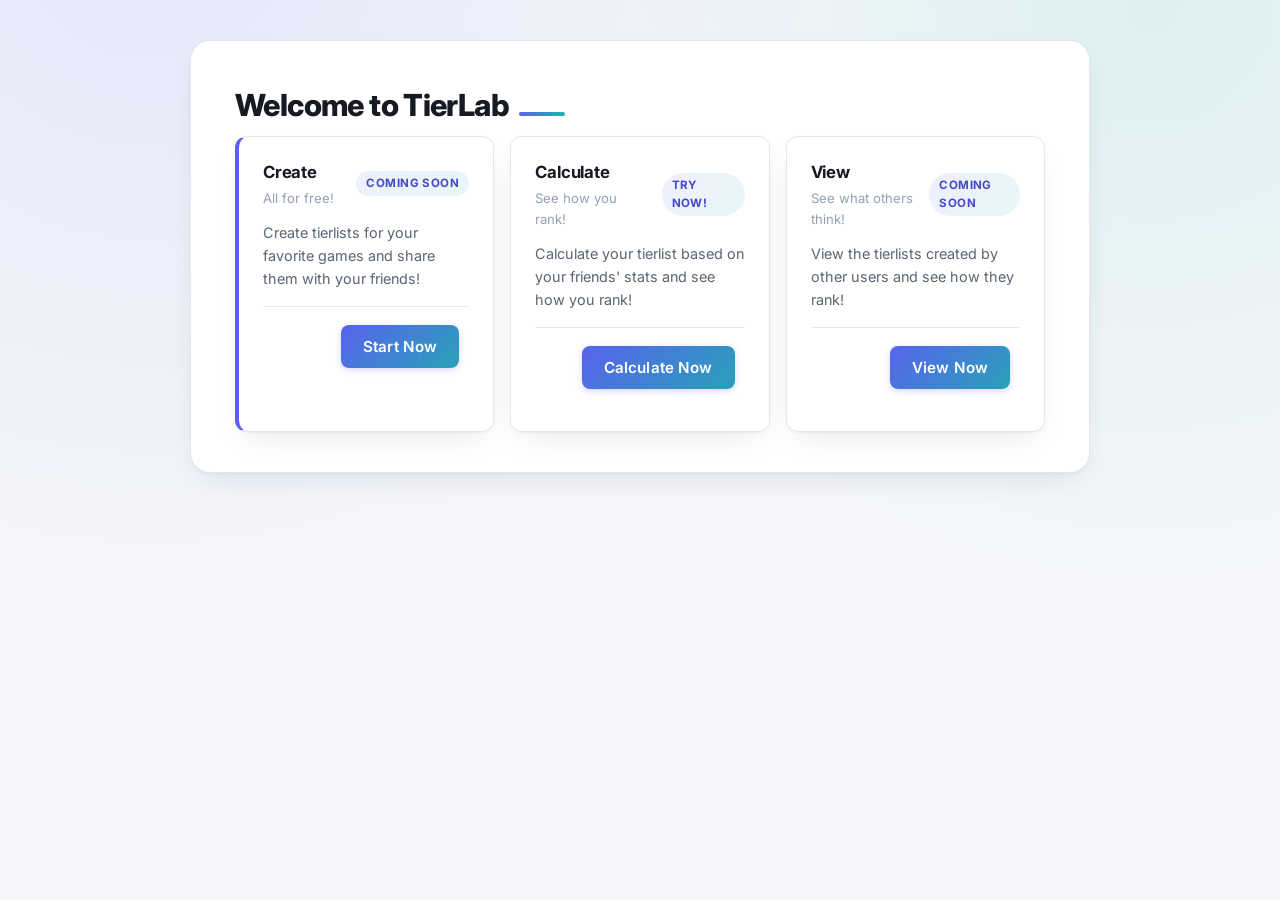
<file: index.html>
<!DOCTYPE html>
<html lang="en">

<head>
    <meta charset="UTF-8">
    <meta name="viewport" content="width=device-width, initial-scale=1.0">
    <title>TierLab</title>
    <link rel="stylesheet" href="styles.css">
            <meta name="og:title" content="TierLab">
        <meta name="og:description" content="Create, calculate and view tierlists!">
</head>

<body>
    <div class="container">
        <h1>Welcome to TierLab</h1>
        <div class="cards">
            <div class="card card-accent">
                <div class="card-header">
                    <div>
                        <p class="card-title">Create</p>
                        <p class="card-subtitle">All for free!</p>
                    </div>
                    <span class="card-badge">Coming soon</span>
                </div>
                <div class="card-body">
                    Create tierlists for your favorite games and share them with your friends!
                </div>
                <div class="card-footer">
                    <button id="createButton">Start Now</button>
                </div>
            </div>
            <div class="card">
                <div class="card-header">
                    <div>
                        <p class="card-title">Calculate</p>
                        <p class="card-subtitle">See how you rank!</p>
                    </div>
                    <span class="card-badge">Try now!</span>
                </div>
                <div class="card-body">
                    Calculate your tierlist based on your friends' stats and see how you rank!
                </div>
                <div class="card-footer">
                    <button id="calculateButton">Calculate Now</button>
                </div>
            </div>
            <div class="card">
                <div class="card-header">
                    <div>
                        <p class="card-title">View</p>
                        <p class="card-subtitle">See what others think!</p>
                    </div>
                    <span class="card-badge">Coming soon</span>
                </div>
                <div class="card-body">
                    View the tierlists created by other users and see how they rank!
                </div>
                <div class="card-footer">
                    <button id="viewButton">View Now</button>
                </div>
            </div>
        </div>
    </div>
    <script src="script.js"></script>
</body>

</html>
</file>
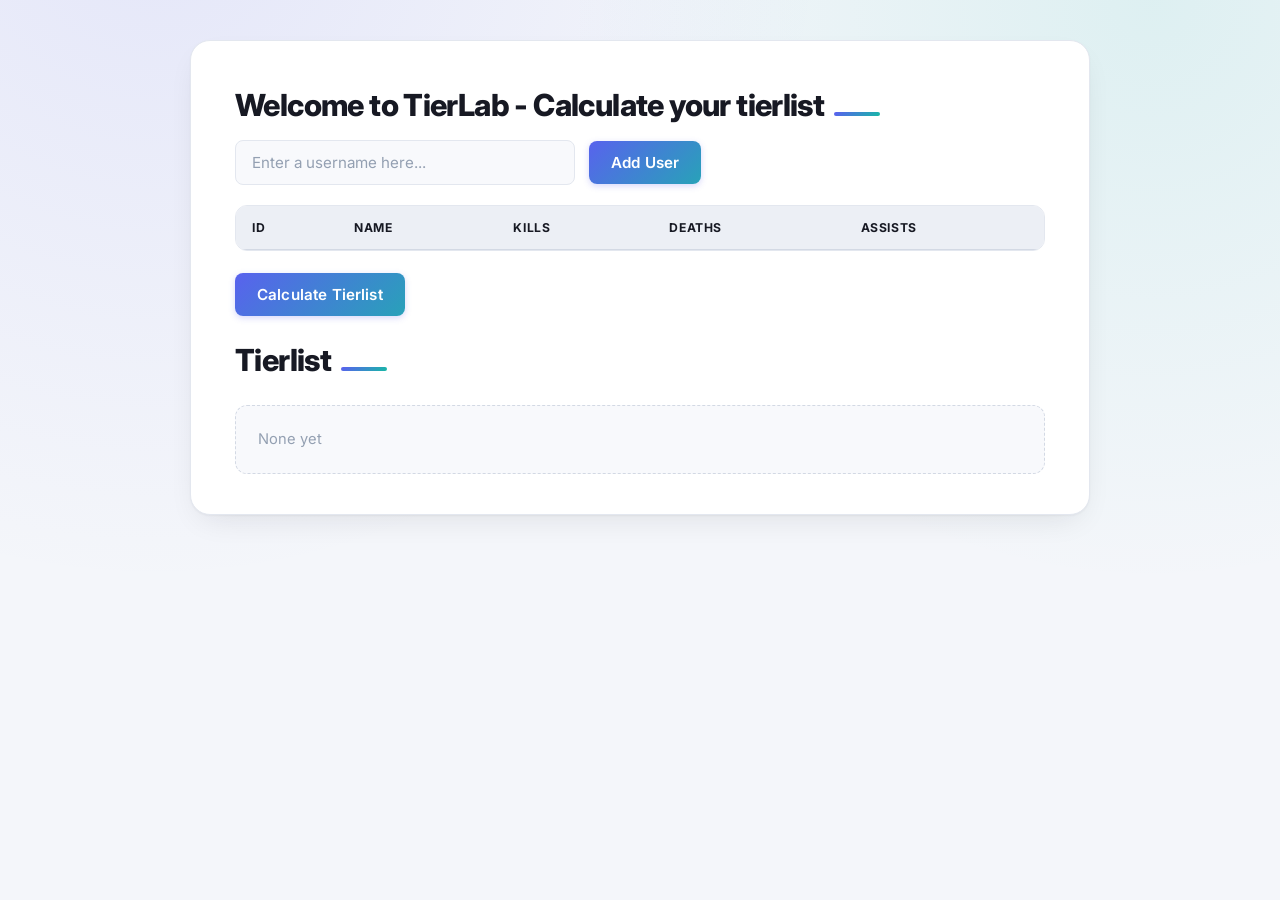
<file: calculator.html>
<!DOCTYPE html>
<html lang="en">
    <head>
        <meta charset="UTF-8">
        <meta name="viewport" content="width=device-width, initial-scale=1.0">
        <title>TierLab</title>
        <link rel="stylesheet" href="styles.css">
        <meta name="og:title" content="TierLab">
        <meta name="og:description" content="Calculate your tierlist based on your friends' stats and see how you rank!">
    <body>
    <div class="container">
        <h1>Welcome to TierLab - Calculate your tierlist</h1>
        <input type="text" id="userInput" placeholder="Enter a username here...">
        <button id="addUserButton">Add User</button>
        <table>
            <thead>
                <tr>
                    <th>ID</th>
                    <th>Name</th>
                    <th>Kills</th>
                    <th>Deaths</th>
                    <th>Assists</th>
                </tr>
            </thead>
            <tbody id="userList">
            </tbody>
        </table>
        <button id="calculateButton">Calculate Tierlist</button><br>
        <h1>Tierlist</h1>
        <div id="tierlistContainer">None yet</div>
    </div>
    <script src="calculator-script.js"></script>
    </body>
</html>
</file>
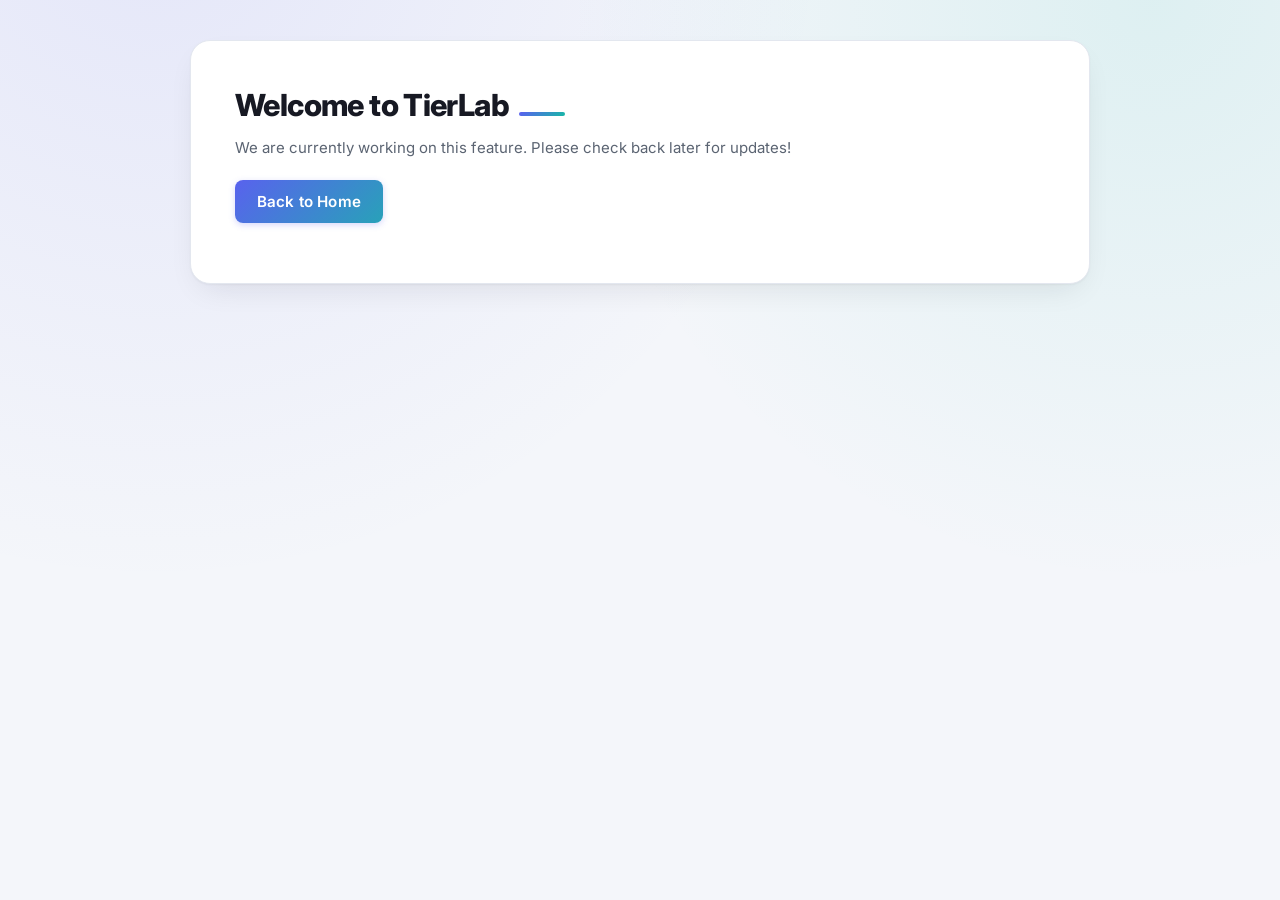
<file: coming-soon.html>
<!DOCTYPE html>
<html lang="en">

<head>
    <meta charset="UTF-8">
    <meta name="viewport" content="width=device-width, initial-scale=1.0">
    <title>TierLab</title>
    <link rel="stylesheet" href="styles.css">
</head>

<body>
    <div class="container">
        <h1>Welcome to TierLab</h1>
        <p>We are currently working on this feature. Please check back later for updates!</p>
        <button id="backButton" onclick="window.location.href='https://samscript57377.github.io/tier-lab/'">Back to Home</button>
    </div>

</body>

</html>
</file>
<file: styles.css>
/* ==========================================================================
   TierLab — UI system
   Modrinth's minimal, vibrant modularity + ChatGPT's calm conversational
   polish. Indigo -> teal gradient signature, tier-rank badge language.
   ========================================================================== */

@import url('https://fonts.googleapis.com/css2?family=Inter:wght@400;500;600;700;800&family=JetBrains+Mono:wght@500;600&display=swap');

:root {
  /* --- palette --- */
  --bg: #f4f6fa;
  --bg-soft: #eceff5;
  --surface: #ffffff;
  --surface-alt: #f8f9fc;
  --border: #e3e7ef;
  --border-strong: #d3d9e4;

  --text: #171923;
  --text-muted: #5b6472;
  --text-faint: #94a0b2;

  --indigo: #5b5ff0;
  --indigo-dark: #4548c9;
  --teal: #17b8a6;
  --gradient: linear-gradient(135deg, var(--indigo) 0%, var(--teal) 100%);
  --gradient-soft: linear-gradient(135deg, rgba(91, 95, 240, 0.10) 0%, rgba(23, 184, 166, 0.10) 100%);

  --ring: rgba(91, 95, 240, 0.28);

  /* tier rank colors */
  --tier-ss: #f5479c;
  --tier-s: #8b5cf6;
  --tier-a: #5b5ff0;
  --tier-b: #17b8a6;
  --tier-c: #22a55a;
  --tier-d: #d4a72c;
  --tier-f: #94a0b2;

  --radius-lg: 20px;
  --radius: 12px;
  --radius-sm: 8px;

  --shadow-card: 0 1px 2px rgba(23, 23, 35, 0.04), 0 12px 32px -12px rgba(23, 23, 35, 0.12);
  --shadow-hover: 0 4px 10px rgba(23, 23, 35, 0.06), 0 20px 40px -16px rgba(91, 95, 240, 0.25);

  --font-sans: 'Inter', 'Helvetica Neue', -apple-system, BlinkMacSystemFont, sans-serif;
  --font-mono: 'JetBrains Mono', 'SFMono-Regular', Consolas, monospace;

  --ease: cubic-bezier(0.2, 0.8, 0.2, 1);
}

* {
  box-sizing: border-box;
}

html, body {
  height: 100%;
}

body {
  margin: 0;
  background:
    radial-gradient(circle at 12% -10%, rgba(91, 95, 240, 0.10), transparent 45%),
    radial-gradient(circle at 90% 0%, rgba(23, 184, 166, 0.10), transparent 40%),
    var(--bg);
  color: var(--text);
  font-family: var(--font-sans);
  font-size: 15px;
  line-height: 1.6;
  -webkit-font-smoothing: antialiased;
  padding: 40px 20px;
}

/* --------------------------------------------------------------------- */
/* Typography                                                             */
/* --------------------------------------------------------------------- */

h1, h2, h3, h4 {
  font-family: var(--font-sans);
  color: var(--text);
  letter-spacing: -0.02em;
  margin: 0 0 6px;
}

h1 {
  font-size: 1.9rem;
  font-weight: 800;
  display: inline-flex;
  align-items: baseline;
  gap: 10px;
}

h1::after {
  content: '';
  display: block;
  width: 46px;
  height: 4px;
  border-radius: 4px;
  background: var(--gradient);
  margin-top: 6px;
}

h3 {
  font-size: 1rem;
  font-weight: 700;
  text-transform: uppercase;
  letter-spacing: 0.04em;
  color: var(--text-muted);
}

p {
  color: var(--text-muted);
  margin: 0 0 16px;
}

/* --------------------------------------------------------------------- */
/* Layout / containers                                                    */
/* --------------------------------------------------------------------- */

div {
  border-color: var(--border);
}

.container {
  max-width: 900px;
  margin: 0 auto;
  background: var(--surface);
  border: 1px solid var(--border);
  border-radius: var(--radius-lg);
  box-shadow: var(--shadow-card);
  padding: 40px 44px;
}

#tierlistContainer {
  margin-top: 14px;
  padding: 22px;
  background: var(--surface-alt);
  border: 1.5px dashed var(--border-strong);
  border-radius: var(--radius);
  color: var(--text-faint);
  font-size: 0.92rem;
  min-height: 64px;
  transition: background 200ms var(--ease);
}

.tier-section {
  background: var(--surface);
  border: 1px solid var(--border);
  border-left: 5px solid var(--indigo);
  border-radius: var(--radius);
  padding: 18px 20px;
  margin-bottom: 16px;
  box-shadow: 0 1px 2px rgba(23, 23, 35, 0.03);
  transition: box-shadow 200ms var(--ease), transform 200ms var(--ease);
}

.tier-section:hover {
  box-shadow: var(--shadow-hover);
  transform: translateY(-2px);
}

.tier-section:last-child {
  margin-bottom: 0;
}

/* --------------------------------------------------------------------- */
/* Inputs & buttons                                                       */
/* --------------------------------------------------------------------- */

input[type="text"],
input[type="number"],
input[type="search"],
textarea,
select {
  width: 100%;
  max-width: 340px;
  padding: 12px 16px;
  margin: 4px 10px 20px 0;
  background: var(--surface-alt);
  color: var(--text);
  border: 1.5px solid var(--border);
  border-radius: var(--radius-sm);
  font-family: inherit;
  font-size: 0.95rem;
  outline: none;
  transition: border-color 160ms var(--ease), box-shadow 160ms var(--ease), background 160ms var(--ease);
}

input[type="text"]::placeholder {
  color: var(--text-faint);
}

input[type="text"]:hover,
select:hover {
  border-color: var(--border-strong);
  background: var(--surface);
}

input[type="text"]:focus,
select:focus {
  border-color: var(--indigo);
  background: var(--surface);
  box-shadow: 0 0 0 4px var(--ring);
}

button {
  padding: 12px 22px;
  margin: 4px 10px 20px 0;
  background: var(--gradient);
  background-size: 140% 140%;
  background-position: 0% 50%;
  color: #fff;
  border: none;
  border-radius: var(--radius-sm);
  font-family: inherit;
  font-size: 0.95rem;
  font-weight: 600;
  letter-spacing: 0.01em;
  cursor: pointer;
  box-shadow: 0 2px 6px rgba(91, 95, 240, 0.25);
  transition: transform 160ms var(--ease), box-shadow 160ms var(--ease), background-position 300ms var(--ease);
}

button:hover {
  transform: scale(1.035);
  box-shadow: 0 8px 20px rgba(91, 95, 240, 0.35);
  background-position: 100% 50%;
}

button:active {
  transform: scale(0.98);
}

button:focus-visible,
input:focus-visible,
select:focus-visible {
  outline: 2px solid var(--indigo);
  outline-offset: 2px;
}

button:disabled {
  background: var(--border-strong);
  color: var(--surface);
  cursor: not-allowed;
  box-shadow: none;
  transform: none;
}

/* --------------------------------------------------------------------- */
/* Tables                                                                 */
/* --------------------------------------------------------------------- */

table {
  width: 100%;
  border-collapse: separate;
  border-spacing: 0;
  background: var(--surface);
  border: 1px solid var(--border);
  border-radius: var(--radius);
  overflow: hidden;
  margin-bottom: 18px;
  font-size: 0.92rem;
}

caption {
  caption-side: top;
  text-align: left;
  padding: 6px 2px 10px;
  color: var(--text-faint);
  font-size: 0.82rem;
}

th {
  text-align: left;
  padding: 12px 16px;
  background: var(--bg-soft);
  color: var(--text);
  font-weight: 700;
  font-size: 0.76rem;
  text-transform: uppercase;
  letter-spacing: 0.05em;
  border-bottom: 1.5px solid var(--border-strong);
}

tbody tr {
  border-bottom: 1px solid var(--border);
  transition: background 160ms var(--ease);
}

tbody tr:last-child {
  border-bottom: none;
}

tbody tr:nth-child(even) {
  background: var(--surface-alt);
}

tbody tr:hover {
  background: var(--gradient-soft);
}

td {
  padding: 12px 16px;
  color: var(--text);
  vertical-align: middle;
  font-family: var(--font-mono);
  font-size: 0.88rem;
}

td:nth-child(2) {
  font-family: var(--font-sans);
  font-weight: 600;
}

tfoot td {
  color: var(--text-muted);
  font-weight: 700;
  border-top: 1.5px solid var(--border-strong);
  font-family: var(--font-sans);
}

/* Editable / interactive cells */
td.changable {
  cursor: pointer;
  position: relative;
  border-radius: var(--radius-sm);
  transition: background 160ms var(--ease), box-shadow 160ms var(--ease), color 160ms var(--ease);
}

td.changable::after {
  content: '✎';
  position: absolute;
  right: 6px;
  top: 50%;
  transform: translateY(-50%);
  font-size: 0.7rem;
  color: var(--indigo);
  opacity: 0;
  transition: opacity 160ms var(--ease);
}

td.changable:hover {
  background: var(--ring);
  color: var(--indigo-dark);
  box-shadow: inset 0 0 0 1.5px var(--indigo);
}

td.changable:hover::after {
  opacity: 1;
}

td.changable:active {
  background: rgba(91, 95, 240, 0.35);
}

.table-wrapper {
  width: 100%;
  overflow-x: auto;
  border-radius: var(--radius);
}

/* --------------------------------------------------------------------- */
/* Card                                                                    */
/* --------------------------------------------------------------------- */

.cards {
  display: grid;
  grid-template-columns: repeat(auto-fit, minmax(220px, 1fr));
  gap: 16px;
}

.card {
  background: var(--surface);
  border: 1px solid var(--border);
  border-radius: var(--radius);
  padding: 22px 24px;
  box-shadow: var(--shadow-card);
  transition: transform 200ms var(--ease), box-shadow 200ms var(--ease), border-color 200ms var(--ease);
}

.card:hover {
  transform: translateY(-3px);
  box-shadow: var(--shadow-hover);
  border-color: var(--border-strong);
}

.card-header {
  display: flex;
  align-items: center;
  justify-content: space-between;
  gap: 12px;
  margin-bottom: 12px;
}

.card-title {
  font-size: 1.05rem;
  font-weight: 700;
  color: var(--text);
  letter-spacing: -0.01em;
  margin: 0;
}

.card-subtitle {
  font-size: 0.82rem;
  color: var(--text-faint);
  margin: 2px 0 0;
}

.card-badge {
  padding: 3px 10px;
  border-radius: 999px;
  background: var(--gradient-soft);
  color: var(--indigo-dark);
  font-size: 0.72rem;
  font-weight: 700;
  text-transform: uppercase;
  letter-spacing: 0.04em;
}

.card-body {
  color: var(--text-muted);
  font-size: 0.9rem;
  line-height: 1.6;
}

.card-footer {
  margin-top: 16px;
  padding-top: 14px;
  border-top: 1px solid var(--border);
  display: flex;
  align-items: center;
  justify-content: flex-end;
  gap: 10px;
}

/* Accent variant — left gradient bar, like .tier-section */
.card.card-accent {
  border-left: 4px solid var(--indigo);
}

/* Flat/grid layout of cards */
.card-grid {
  display: grid;
  grid-template-columns: repeat(auto-fit, minmax(220px, 1fr));
  gap: 16px;
}

/* --------------------------------------------------------------------- */
/* Tier rank badges (applied via JS if desired: <h3 class="tier-ss">)     */
/* --------------------------------------------------------------------- */

.tier-section h3 {
  display: inline-flex;
  align-items: center;
  gap: 8px;
  padding: 4px 12px;
  border-radius: 999px;
  color: #fff;
  background: var(--tier-a);
  text-transform: none;
  letter-spacing: 0;
  font-size: 0.95rem;
}

/* --------------------------------------------------------------------- */
/* Responsive                                                             */
/* --------------------------------------------------------------------- */

@media (max-width: 640px) {
  body {
    padding: 16px 10px;
  }

  .container {
    padding: 24px 20px;
    border-radius: var(--radius);
  }

  h1 {
    font-size: 1.5rem;
  }

  input[type="text"] {
    max-width: 100%;
    margin-right: 0;
  }

  button {
    width: 100%;
    margin-right: 0;
  }

  th, td {
    padding: 9px 10px;
    font-size: 0.82rem;
  }
}

/* --------------------------------------------------------------------- */
/* Reduced motion                                                         */
/* --------------------------------------------------------------------- */

@media (prefers-reduced-motion: reduce) {
  * {
    transition: none !important;
    animation: none !important;
  }
}
</file>
